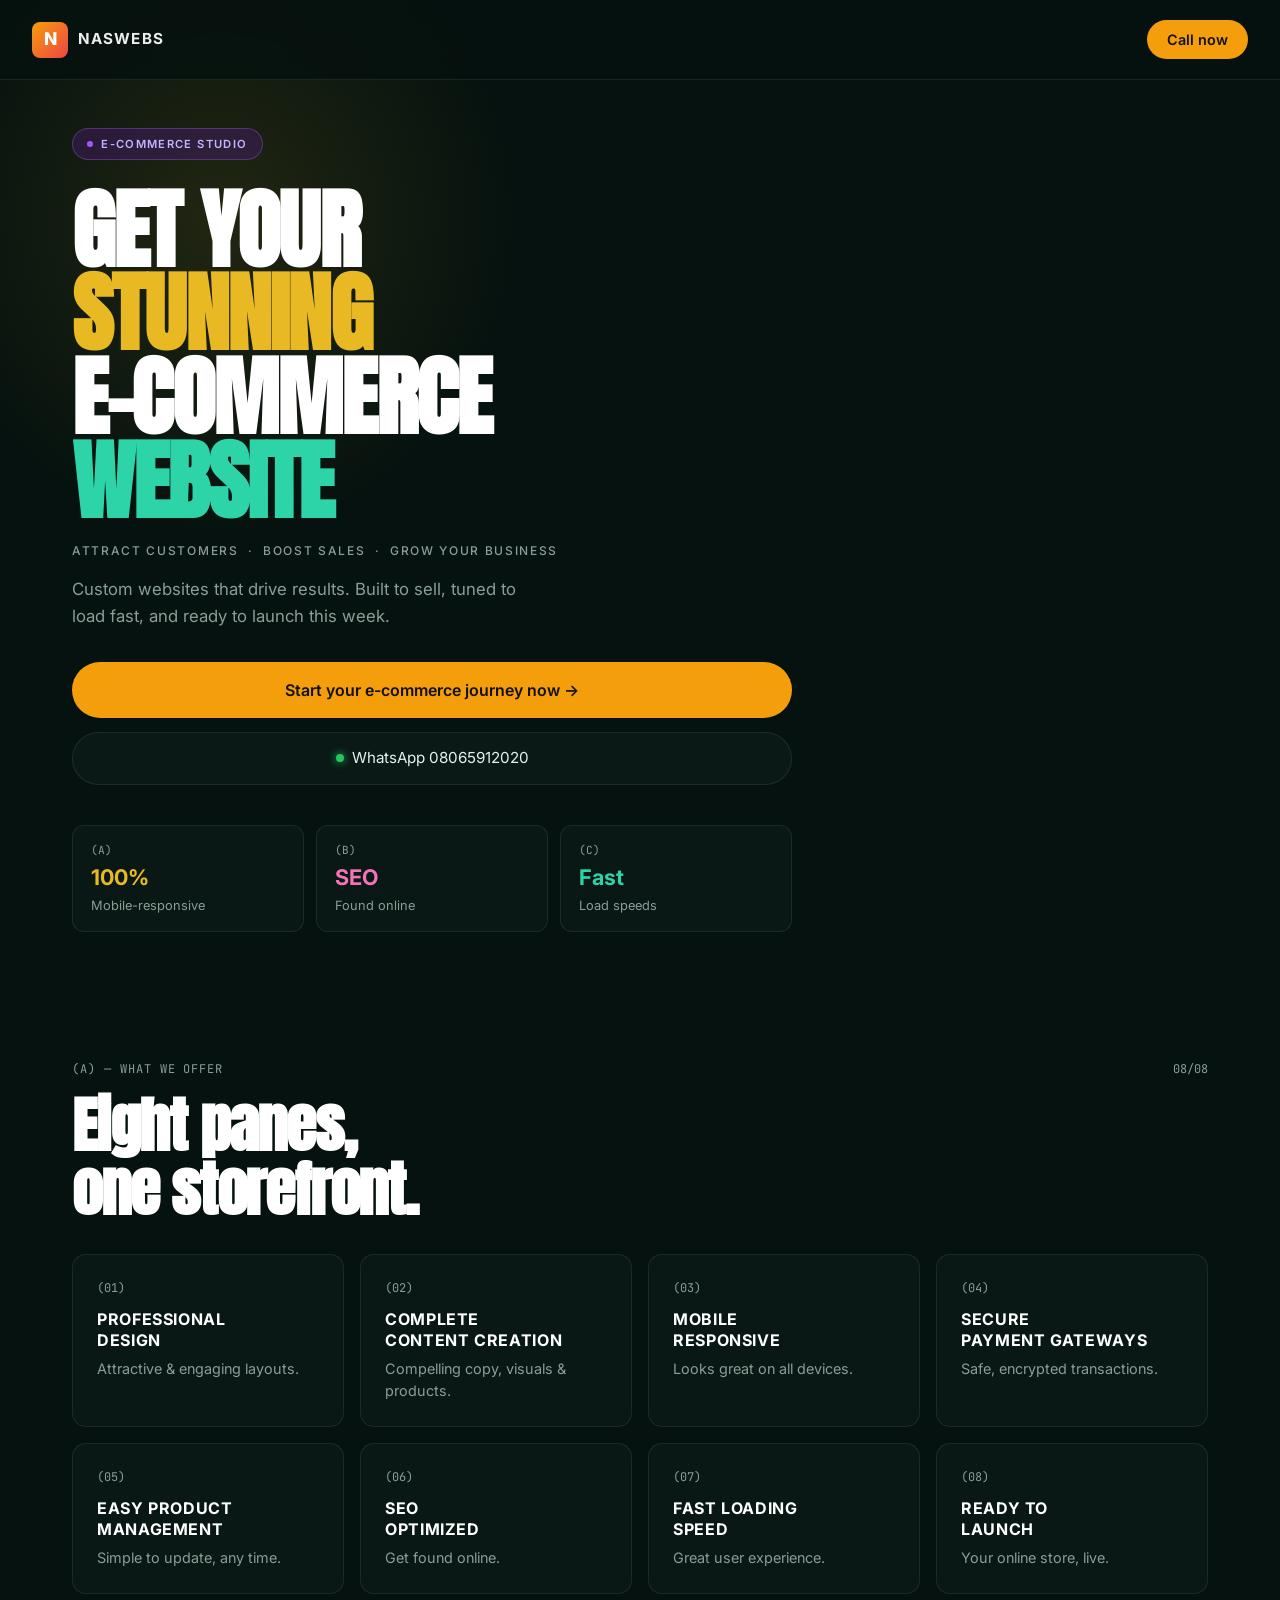
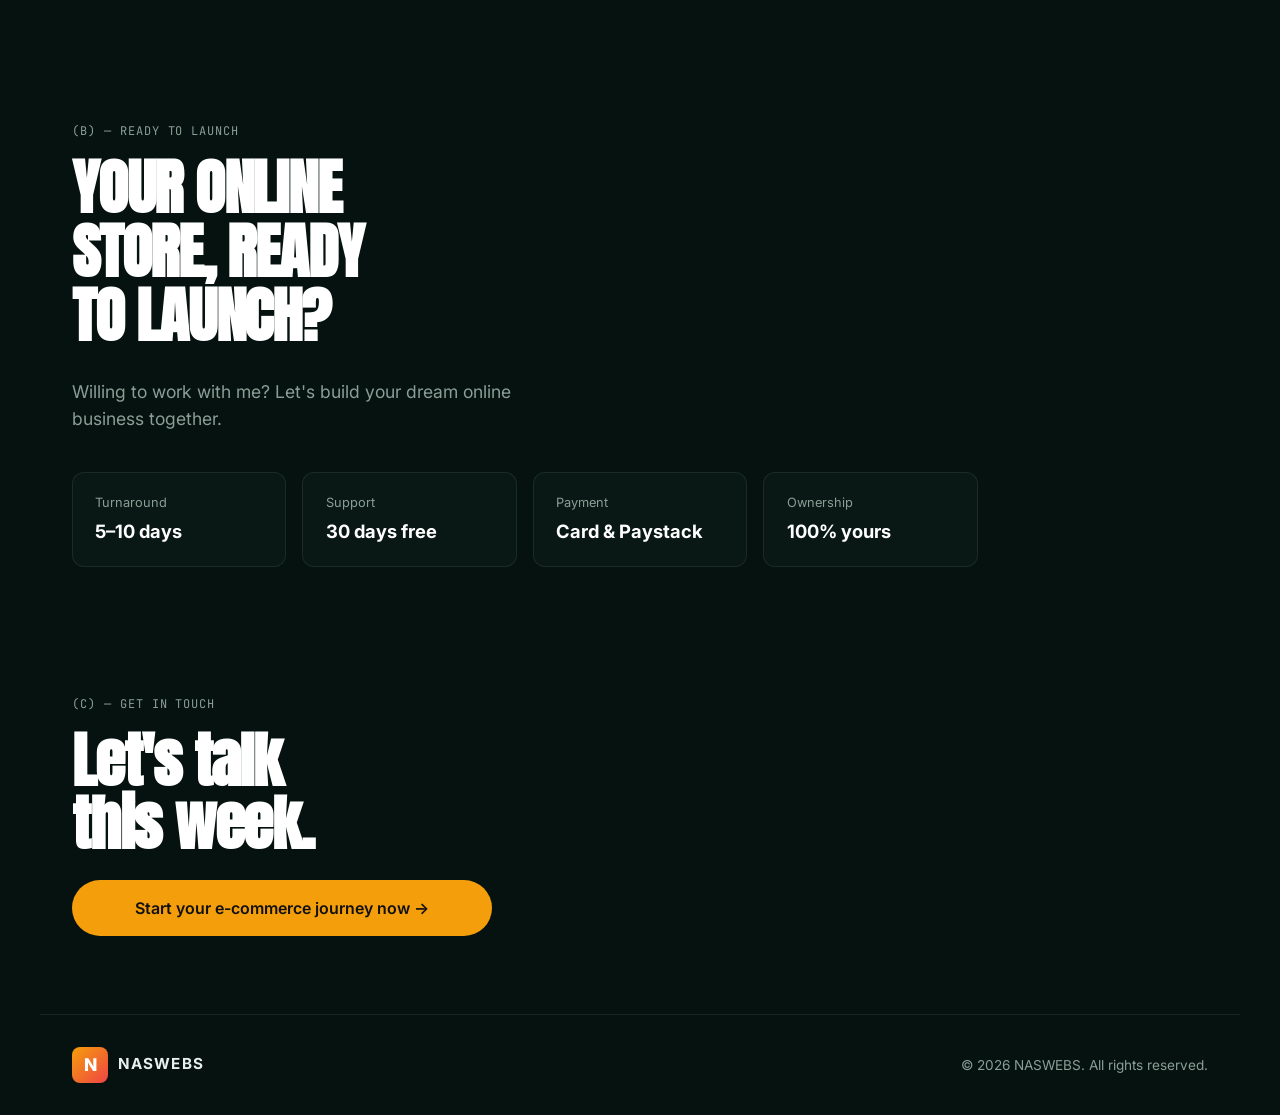
<file: Nasweb/index.html>
<!DOCTYPE html>
<html lang="en">
<head>
  <meta charset="UTF-8" />
  <meta name="viewport" content="width=device-width, initial-scale=1.0" />
  <title>NASWEBS — Stunning E-Commerce Websites That Sell</title>
  <meta name="description" content="NASWEBS builds custom e-commerce websites that attract customers, boost sales, and grow your business. Mobile-responsive, SEO-optimized, and ready to launch." />
  <meta property="og:title" content="NASWEBS — Stunning E-Commerce Websites That Sell" />
  <meta property="og:description" content="Custom e-commerce websites that drive results. Professional design, secure payments, SEO optimized, and fast loading." />
  <meta property="og:type" content="website" />
  <link rel="preconnect" href="https://fonts.googleapis.com" />
  <link rel="preconnect" href="https://fonts.gstatic.com" crossorigin />
  <link href="https://fonts.googleapis.com/css2?family=Anton&family=Inter:wght@400;500;600;700;800&family=JetBrains+Mono:wght@400;500&display=swap" rel="stylesheet" />
  <link rel="stylesheet" href="styles.css" />
</head>
<body>
  <!-- Header -->
  <header class="header">
    <div class="logo">
      <span class="logo-icon">N</span>
      <span class="logo-text">NASWEBS</span>
    </div>
    <a href="tel:08144341263" class="btn-call">Call now</a>
  </header>

  <!-- Hero -->
  <section class="hero">
    <div class="hero-content">
      <div class="badge">
        <span class="badge-dot"></span>
        E-COMMERCE STUDIO
      </div>

      <h1 class="hero-title">
        <span class="white">GET YOUR</span><br />
        <span class="gold">STUNNING</span><br />
        <span class="white">E-COMMERCE</span><br />
        <span class="teal">WEBSITE</span>
      </h1>

      <p class="hero-tagline">
        ATTRACT CUSTOMERS &nbsp;·&nbsp; BOOST SALES &nbsp;·&nbsp; GROW YOUR BUSINESS
      </p>

      <p class="hero-desc">
        Custom websites that drive results. Built to sell, tuned to load fast, and ready to launch this week.
      </p>

      <a href="https://wa.me/2348065912020" class="btn-primary" target="_blank" rel="noopener">
        Start your e-commerce journey now →
      </a>

      <a href="https://wa.me/2348065912020" class="btn-whatsapp" target="_blank" rel="noopener">
        <span class="wa-dot"></span>
        WhatsApp 08065912020
      </a>

      <div class="stats">
        <div class="stat-card">
          <span class="stat-label">(A)</span>
          <span class="stat-value gold">100%</span>
          <span class="stat-text">Mobile-responsive</span>
        </div>
        <div class="stat-card">
          <span class="stat-label">(B)</span>
          <span class="stat-value pink">SEO</span>
          <span class="stat-text">Found online</span>
        </div>
        <div class="stat-card">
          <span class="stat-label">(C)</span>
          <span class="stat-value teal">Fast</span>
          <span class="stat-text">Load speeds</span>
        </div>
      </div>
    </div>
  </section>

  <!-- What We Offer -->
  <section class="section offer">
    <div class="section-header">
      <span class="section-label">(A) — WHAT WE OFFER</span>
      <span class="section-count">08/08</span>
    </div>
    <h2 class="section-title">
      Eight panes,<br />
      one storefront.
    </h2>

    <div class="features-grid">
      <div class="feature-card">
        <span class="feature-num">(01)</span>
        <h3>PROFESSIONAL<br />DESIGN</h3>
        <p>Attractive & engaging layouts.</p>
      </div>
      <div class="feature-card">
        <span class="feature-num">(02)</span>
        <h3>COMPLETE<br />CONTENT CREATION</h3>
        <p>Compelling copy, visuals & products.</p>
      </div>
      <div class="feature-card">
        <span class="feature-num">(03)</span>
        <h3>MOBILE<br />RESPONSIVE</h3>
        <p>Looks great on all devices.</p>
      </div>
      <div class="feature-card">
        <span class="feature-num">(04)</span>
        <h3>SECURE<br />PAYMENT GATEWAYS</h3>
        <p>Safe, encrypted transactions.</p>
      </div>
      <div class="feature-card">
        <span class="feature-num">(05)</span>
        <h3>EASY PRODUCT<br />MANAGEMENT</h3>
        <p>Simple to update, any time.</p>
      </div>
      <div class="feature-card">
        <span class="feature-num">(06)</span>
        <h3>SEO<br />OPTIMIZED</h3>
        <p>Get found online.</p>
      </div>
      <div class="feature-card">
        <span class="feature-num">(07)</span>
        <h3>FAST LOADING<br />SPEED</h3>
        <p>Great user experience.</p>
      </div>
      <div class="feature-card">
        <span class="feature-num">(08)</span>
        <h3>READY TO<br />LAUNCH</h3>
        <p>Your online store, live.</p>
      </div>
    </div>
  </section>

  <!-- Ready to Launch -->
  <section class="section launch">
    <div class="section-header">
      <span class="section-label">(B) — READY TO LAUNCH</span>
    </div>
    <h2 class="section-title">
      YOUR ONLINE<br />
      STORE, READY<br />
      TO LAUNCH?
    </h2>
    <p class="launch-desc">
      Willing to work with me? Let's build your dream online business together.
    </p>

    <div class="launch-grid">
      <div class="launch-item">
        <span class="launch-label">Turnaround</span>
        <span class="launch-value">5–10 days</span>
      </div>
      <div class="launch-item">
        <span class="launch-label">Support</span>
        <span class="launch-value">30 days free</span>
      </div>
      <div class="launch-item">
        <span class="launch-label">Payment</span>
        <span class="launch-value">Card & Paystack</span>
      </div>
      <div class="launch-item">
        <span class="launch-label">Ownership</span>
        <span class="launch-value">100% yours</span>
      </div>
    </div>
  </section>

  <!-- Contact -->
  <section class="section contact">
    <div class="section-header">
      <span class="section-label">(C) — GET IN TOUCH</span>
    </div>
    <h2 class="section-title">
      Let's talk<br />
      this week.
    </h2>
    <a href="https://wa.me/2348065912020" class="btn-primary large" target="_blank" rel="noopener">
      Start your e-commerce journey now →
    </a>
  </section>

  <!-- Footer -->
  <footer class="footer">
    <div class="logo">
      <span class="logo-icon">N</span>
      <span class="logo-text">NASWEBS</span>
    </div>
    <p>© 2026 NASWEBS. All rights reserved.</p>
  </footer>
</body>
</html>
</file>
<file: Nasweb/styles.css>
/* Reset & Base */
*, *::before, *::after {
  box-sizing: border-box;
  margin: 0;
  padding: 0;
}

:root {
  --bg: #06120f;
  --bg-card: rgba(12, 28, 24, 0.7);
  --border: rgba(255, 255, 255, 0.08);
  --text: #e8f0ed;
  --text-muted: #8a9e96;
  --gold: #e8b923;
  --teal: #2dd4a8;
  --pink: #f472b6;
  --orange: #f59e0b;
  --orange-btn: #f59e0b;
  --font-display: 'Anton', sans-serif;
  --font-body: 'Inter', system-ui, sans-serif;
  --font-mono: 'JetBrains Mono', monospace;
}

html {
  scroll-behavior: smooth;
}

body {
  font-family: var(--font-body);
  background: var(--bg);
  color: var(--text);
  line-height: 1.5;
  min-height: 100vh;
  overflow-x: hidden;
}

a {
  color: inherit;
  text-decoration: none;
}

/* Header */
.header {
  display: flex;
  align-items: center;
  justify-content: space-between;
  padding: 1.25rem 2rem;
  position: sticky;
  top: 0;
  z-index: 100;
  background: rgba(6, 18, 15, 0.85);
  backdrop-filter: blur(12px);
  border-bottom: 1px solid var(--border);
}

.logo {
  display: flex;
  align-items: center;
  gap: 0.6rem;
}

.logo-icon {
  width: 36px;
  height: 36px;
  background: linear-gradient(135deg, #f59e0b, #ef4444);
  border-radius: 8px;
  display: flex;
  align-items: center;
  justify-content: center;
  font-weight: 800;
  font-size: 1.1rem;
  color: #fff;
}

.logo-text {
  font-weight: 700;
  font-size: 0.95rem;
  letter-spacing: 0.08em;
}

.btn-call {
  background: var(--orange-btn);
  color: #111;
  font-weight: 600;
  font-size: 0.9rem;
  padding: 0.55rem 1.25rem;
  border-radius: 999px;
  transition: transform 0.15s ease, box-shadow 0.15s ease;
}

.btn-call:hover {
  transform: translateY(-1px);
  box-shadow: 0 4px 20px rgba(245, 158, 11, 0.35);
}

/* Hero */
.hero {
  padding: 3rem 2rem 4rem;
  max-width: 1200px;
  margin: 0 auto;
  position: relative;
}

.hero::before {
  content: '';
  position: absolute;
  top: -20%;
  left: -10%;
  width: 50%;
  height: 70%;
  background: radial-gradient(ellipse, rgba(232, 185, 35, 0.12) 0%, transparent 70%);
  pointer-events: none;
}

.hero-content {
  position: relative;
  z-index: 1;
  max-width: 720px;
}

.badge {
  display: inline-flex;
  align-items: center;
  gap: 0.5rem;
  background: rgba(88, 28, 135, 0.35);
  border: 1px solid rgba(168, 85, 247, 0.35);
  color: #c4b5fd;
  font-size: 0.7rem;
  font-weight: 600;
  letter-spacing: 0.12em;
  padding: 0.4rem 0.9rem;
  border-radius: 999px;
  margin-bottom: 1.75rem;
}

.badge-dot {
  width: 6px;
  height: 6px;
  background: #a855f7;
  border-radius: 50%;
}

.hero-title {
  font-family: var(--font-display);
  font-size: clamp(3.2rem, 9vw, 5.5rem);
  line-height: 0.95;
  letter-spacing: -0.02em;
  margin-bottom: 1.25rem;
}

.hero-title .white { color: #fff; }
.hero-title .gold { color: var(--gold); }
.hero-title .teal { color: var(--teal); }

.hero-tagline {
  font-size: 0.75rem;
  font-weight: 500;
  letter-spacing: 0.14em;
  color: var(--text-muted);
  margin-bottom: 1rem;
}

.hero-desc {
  font-size: 1.05rem;
  color: var(--text-muted);
  max-width: 480px;
  margin-bottom: 2rem;
  line-height: 1.6;
}

.btn-primary {
  display: flex;
  align-items: center;
  justify-content: center;
  width: 100%;
  max-width: 100%;
  background: var(--orange-btn);
  color: #111;
  font-weight: 600;
  font-size: 1rem;
  padding: 1rem 1.5rem;
  border-radius: 999px;
  margin-bottom: 0.85rem;
  transition: transform 0.15s ease, box-shadow 0.15s ease;
}

.btn-primary:hover {
  transform: translateY(-2px);
  box-shadow: 0 8px 28px rgba(245, 158, 11, 0.4);
}

.btn-primary.large {
  max-width: 420px;
  margin-top: 1.5rem;
}

.btn-whatsapp {
  display: flex;
  align-items: center;
  justify-content: center;
  gap: 0.5rem;
  width: 100%;
  background: rgba(12, 28, 24, 0.8);
  border: 1px solid var(--border);
  color: var(--text);
  font-size: 0.95rem;
  padding: 0.9rem 1.5rem;
  border-radius: 999px;
  margin-bottom: 2.5rem;
  transition: background 0.15s ease;
}

.btn-whatsapp:hover {
  background: rgba(20, 40, 35, 0.9);
}

.wa-dot {
  width: 8px;
  height: 8px;
  background: #22c55e;
  border-radius: 50%;
  box-shadow: 0 0 8px #22c55e;
}

/* Stats */
.stats {
  display: grid;
  grid-template-columns: repeat(3, 1fr);
  gap: 0.75rem;
}

.stat-card {
  background: var(--bg-card);
  border: 1px solid var(--border);
  border-radius: 12px;
  padding: 1rem 1.1rem;
  display: flex;
  flex-direction: column;
  gap: 0.15rem;
}

.stat-label {
  font-family: var(--font-mono);
  font-size: 0.7rem;
  color: var(--text-muted);
}

.stat-value {
  font-size: 1.35rem;
  font-weight: 700;
}

.stat-value.gold { color: var(--gold); }
.stat-value.pink { color: var(--pink); }
.stat-value.teal { color: var(--teal); }

.stat-text {
  font-size: 0.8rem;
  color: var(--text-muted);
}

/* Sections */
.section {
  padding: 4rem 2rem;
  max-width: 1200px;
  margin: 0 auto;
}

.section-header {
  display: flex;
  justify-content: space-between;
  align-items: center;
  margin-bottom: 1rem;
}

.section-label {
  font-family: var(--font-mono);
  font-size: 0.75rem;
  letter-spacing: 0.08em;
  color: var(--text-muted);
}

.section-count {
  font-family: var(--font-mono);
  font-size: 0.75rem;
  color: var(--text-muted);
}

.section-title {
  font-family: var(--font-display);
  font-size: clamp(2.4rem, 6vw, 3.8rem);
  line-height: 1.05;
  letter-spacing: -0.02em;
  margin-bottom: 2rem;
  color: #fff;
}

/* Features Grid */
.features-grid {
  display: grid;
  grid-template-columns: repeat(auto-fill, minmax(240px, 1fr));
  gap: 1rem;
}

.feature-card {
  background: var(--bg-card);
  border: 1px solid var(--border);
  border-radius: 14px;
  padding: 1.5rem;
  transition: border-color 0.2s ease, transform 0.2s ease;
}

.feature-card:hover {
  border-color: rgba(45, 212, 168, 0.35);
  transform: translateY(-3px);
}

.feature-num {
  font-family: var(--font-mono);
  font-size: 0.75rem;
  color: var(--text-muted);
  display: block;
  margin-bottom: 0.75rem;
}

.feature-card h3 {
  font-size: 1rem;
  font-weight: 700;
  letter-spacing: 0.04em;
  line-height: 1.3;
  margin-bottom: 0.5rem;
  color: #fff;
}

.feature-card p {
  font-size: 0.9rem;
  color: var(--text-muted);
}

/* Launch */
.launch-desc {
  font-size: 1.1rem;
  color: var(--text-muted);
  max-width: 480px;
  margin-bottom: 2.5rem;
}

.launch-grid {
  display: grid;
  grid-template-columns: repeat(auto-fill, minmax(180px, 1fr));
  gap: 1rem;
}

.launch-item {
  background: var(--bg-card);
  border: 1px solid var(--border);
  border-radius: 12px;
  padding: 1.25rem 1.4rem;
  display: flex;
  flex-direction: column;
  gap: 0.35rem;
}

.launch-label {
  font-size: 0.8rem;
  color: var(--text-muted);
}

.launch-value {
  font-size: 1.15rem;
  font-weight: 700;
  color: #fff;
}

/* Contact */
.contact .section-title {
  margin-bottom: 0.5rem;
}

/* Footer */
.footer {
  border-top: 1px solid var(--border);
  padding: 2rem;
  display: flex;
  flex-wrap: wrap;
  align-items: center;
  justify-content: space-between;
  gap: 1rem;
  max-width: 1200px;
  margin: 0 auto;
}

.footer p {
  font-size: 0.85rem;
  color: var(--text-muted);
}

/* Responsive */
@media (max-width: 640px) {
  .header {
    padding: 1rem 1.25rem;
  }

  .hero {
    padding: 2rem 1.25rem 3rem;
  }

  .section {
    padding: 3rem 1.25rem;
  }

  .stats {
    grid-template-columns: 1fr;
  }

  .features-grid {
    grid-template-columns: 1fr;
  }

  .launch-grid {
    grid-template-columns: 1fr 1fr;
  }

  .hero-title {
    font-size: clamp(2.6rem, 12vw, 3.8rem);
  }
}

@media (max-width: 400px) {
  .launch-grid {
    grid-template-columns: 1fr;
  }
}
</file>
